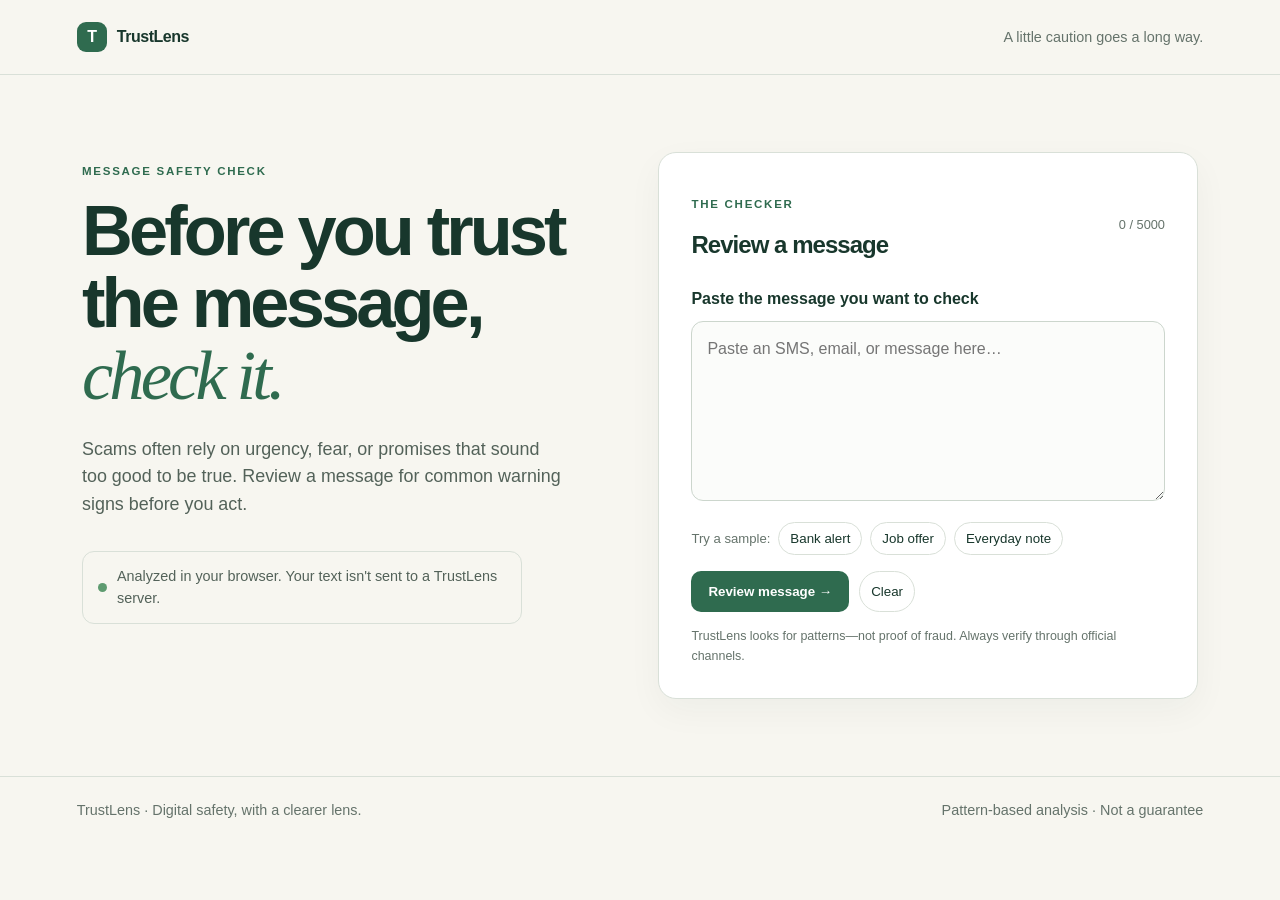
<file: index.html>
<!doctype html>
<html lang="en">
<head>
  <meta charset="utf-8">
  <meta name="viewport" content="width=device-width, initial-scale=1">
  <meta name="description" content="TrustLens helps you review suspicious messages, recognize scam signals, and make safer decisions.">
  <title>TrustLens — Before you trust the message, check it.</title>
  <link rel="icon" href="favicon.svg" type="image/svg+xml">
  <link rel="stylesheet" href="styles.css">
</head>
<body>
  <a class="skip-link" href="#main">Skip to content</a>
  <header class="site-header"><a class="brand" href="#top"><span class="brand-mark">T</span> TrustLens</a><span class="header-note">A little caution goes a long way.</span></header>
  <main id="main" class="layout">
    <section class="intro"><p class="eyebrow">MESSAGE SAFETY CHECK</p><h1>Before you trust<br>the message, <em>check it.</em></h1><p class="lead">Scams often rely on urgency, fear, or promises that sound too good to be true. Review a message for common warning signs before you act.</p><div class="privacy-note"><span class="dot"></span><span>Analyzed in your browser. Your text isn't sent to a TrustLens server.</span></div></section>
    <section class="analyzer" aria-labelledby="analyzer-title"><div class="panel-heading"><div><p class="eyebrow">THE CHECKER</p><h2 id="analyzer-title">Review a message</h2></div><span class="counter" id="counter">0 / 5000</span></div>
      <label for="message">Paste the message you want to check</label><textarea id="message" maxlength="5000" placeholder="Paste an SMS, email, or message here…"></textarea>
      <div class="samples"><span>Try a sample:</span><button type="button" data-sample="bank">Bank alert</button><button type="button" data-sample="job">Job offer</button><button type="button" data-sample="normal">Everyday note</button></div>
      <div class="actions"><button class="primary" id="review">Review message <span aria-hidden="true">→</span></button><button class="secondary" id="clear">Clear</button></div><p class="disclaimer">TrustLens looks for patterns—not proof of fraud. Always verify through official channels.</p><div id="result" class="result" aria-live="polite" aria-atomic="true"></div>
    </section>
  </main>
  <footer><span>TrustLens · Digital safety, with a clearer lens.</span><span>Pattern-based analysis · Not a guarantee</span></footer>
  <script src="app.js"></script>
</body>
</html>
</file>
<file: styles.css>
:root{--ink:#18372c;--green:#2f6b4f;--pale:#edf2ec;--paper:#f7f6f0;--muted:#65736b;--line:#d9e0d8;--white:#fff;--warn:#9b5728}*{box-sizing:border-box}body{margin:0;background:var(--paper);color:var(--ink);font-family:Inter,"Segoe UI",Arial,sans-serif;line-height:1.55}.site-header,footer{display:flex;justify-content:space-between;align-items:center;padding:22px clamp(20px,6vw,90px);border-bottom:1px solid var(--line)}.brand{color:var(--ink);font-weight:750;text-decoration:none;letter-spacing:-.03em;display:flex;align-items:center;gap:10px}.brand-mark{display:grid;place-items:center;background:var(--green);color:white;width:30px;height:30px;border-radius:9px}.header-note,footer{color:var(--muted);font-size:.9rem}.layout{max-width:1160px;margin:0 auto;padding:clamp(35px,6vw,85px) 22px;display:grid;grid-template-columns:1fr 1.08fr;gap:clamp(30px,6vw,85px);align-items:start}.eyebrow{font-size:.72rem;letter-spacing:.15em;font-weight:700;color:var(--green)}h1{font-size:clamp(2.8rem,5.5vw,5rem);line-height:1.02;letter-spacing:-.055em;margin:14px 0 24px}h1 em{font-family:Georgia,serif;font-weight:400;color:var(--green)}.lead{font-size:1.12rem;max-width:480px;color:#536259}.privacy-note{display:flex;align-items:center;gap:10px;margin-top:32px;padding:13px 15px;border:1px solid var(--line);border-radius:12px;color:#536259;font-size:.9rem;max-width:440px}.dot{width:9px;height:9px;background:#5e9b70;border-radius:50%;flex:none}.analyzer{background:var(--white);border:1px solid var(--line);border-radius:18px;padding:clamp(20px,3vw,32px);box-shadow:0 12px 35px #17382b0b}.panel-heading{display:flex;justify-content:space-between;align-items:center;margin-bottom:22px}.panel-heading h2{font-size:1.5rem;letter-spacing:-.04em;margin:2px 0}.counter{font-size:.8rem;color:var(--muted)}label{display:block;font-weight:600;margin-bottom:9px}textarea{width:100%;min-height:180px;resize:vertical;border:1px solid #ccd6cd;border-radius:12px;padding:15px;font:inherit;color:var(--ink);background:#fbfcfa}textarea:focus,button:focus-visible,a:focus-visible{outline:3px solid #9ac5a6;outline-offset:3px}.samples{display:flex;gap:8px;align-items:center;flex-wrap:wrap;margin:14px 0;color:var(--muted);font-size:.82rem}.samples button,.secondary{border:1px solid var(--line);background:#fff;border-radius:999px;padding:8px 11px;color:var(--ink);cursor:pointer}.samples button:hover,.secondary:hover{background:var(--pale)}.actions{display:flex;gap:10px;margin-top:16px}.primary{background:var(--green);color:white;border:0;border-radius:10px;padding:13px 17px;font-weight:650;cursor:pointer}.primary:hover{background:#24553e}.disclaimer{font-size:.78rem;color:var(--muted);margin:15px 0 0}.result{margin-top:18px}.result:empty{display:none}.result-box{padding:16px;border-radius:12px;background:var(--pale);border:1px solid var(--line)}.result-box h3{margin:0 0 8px}.result-box ul{padding-left:20px;margin:8px 0}.result-box p{margin:8px 0}.skip-link{position:absolute;left:-999px}.skip-link:focus{left:15px;top:15px;background:#fff;padding:10px;z-index:10}footer{border-top:1px solid var(--line);border-bottom:0;gap:15px;flex-wrap:wrap}@media(max-width:800px){.layout{grid-template-columns:1fr}.header-note{display:none}h1{font-size:3.2rem}}@media(prefers-reduced-motion:reduce){*{scroll-behavior:auto}}
</file>
